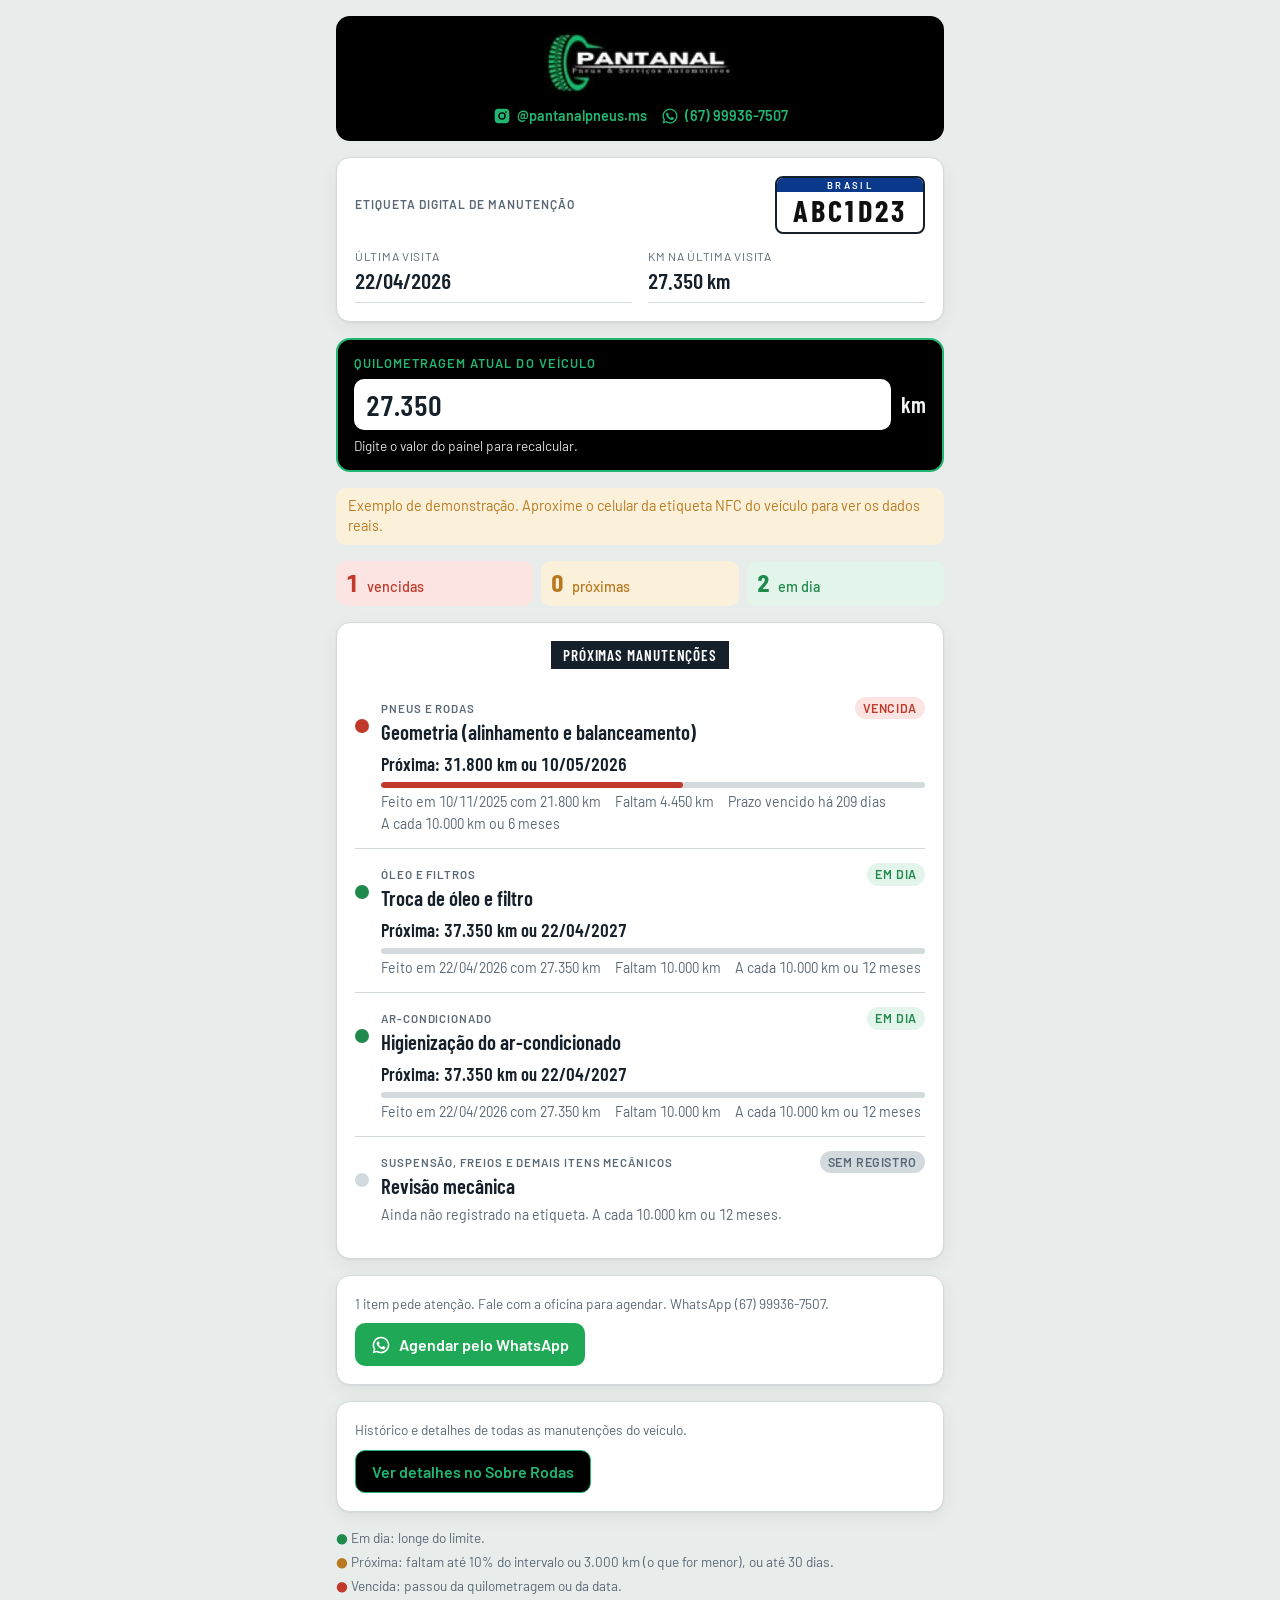
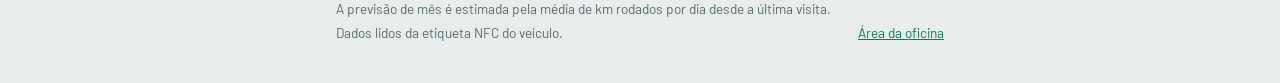
<file: public/index.html>
<!doctype html>
<html lang="pt-BR">
<head>
<meta charset="utf-8">
<meta name="viewport" content="width=device-width, initial-scale=1, viewport-fit=cover">
<title>Etiqueta de Manutenção</title>
<link rel="stylesheet" href="https://fonts.googleapis.com/css2?family=Barlow+Condensed:wght@500;600;700&family=Barlow:wght@400;500;600&display=swap">
<link rel="stylesheet" href="estilo.css">

</head>
<body>
<main class="wrap">
  <header class="brandbar">
    <img src="logo.png" alt="Pantanal Pneus &amp; Serviços Automotivos" width="150" height="52">
    <nav class="brandlinks" aria-label="Contato da oficina">
      <a id="insta" href="#" target="_blank" rel="noopener"><svg viewBox="0 0 24 24" aria-hidden="true"><path d="M12 2.2c3.2 0 3.6 0 4.8.1 3.3.1 4.8 1.7 4.9 4.9.1 1.3.1 1.6.1 4.8s0 3.6-.1 4.8c-.1 3.2-1.7 4.8-4.9 4.9-1.3.1-1.6.1-4.8.1s-3.6 0-4.8-.1c-3.3-.1-4.8-1.7-4.9-4.9C2.2 15.6 2.2 15.2 2.2 12s0-3.6.1-4.8C2.4 3.9 3.9 2.4 7.2 2.3 8.4 2.2 8.8 2.2 12 2.2zm0 4.8a5 5 0 1 0 0 10 5 5 0 0 0 0-10zm0 8.2a3.2 3.2 0 1 1 0-6.4 3.2 3.2 0 0 1 0 6.4zm5.2-9.6a1.2 1.2 0 1 0 0 2.4 1.2 1.2 0 0 0 0-2.4z"/></svg><span id="instaTxt"></span></a>
      <a id="whatsTopo" href="#" target="_blank" rel="noopener"><svg viewBox="0 0 24 24" aria-hidden="true"><path d="M12 2a10 10 0 0 0-8.6 15.1L2 22l5-1.3A10 10 0 1 0 12 2zm0 18.2c-1.5 0-3-.4-4.2-1.2l-.3-.2-3 .8.8-2.9-.2-.3A8.2 8.2 0 1 1 12 20.2zm4.5-6.1c-.2-.1-1.5-.7-1.7-.8-.2-.1-.4-.1-.6.1l-.8 1c-.1.2-.3.2-.5.1a6.7 6.7 0 0 1-3.3-2.9c-.3-.4.2-.4.7-1.3.1-.2 0-.3 0-.4l-.8-1.8c-.2-.5-.4-.4-.6-.4h-.5c-.2 0-.4.1-.7.3-.2.3-.9.9-.9 2.1s.9 2.4 1 2.6c.1.2 1.8 2.8 4.4 3.9 1.6.7 2.3.8 3.1.6.5-.1 1.5-.6 1.7-1.2.2-.6.2-1.1.2-1.2-.1-.1-.3-.2-.5-.3z"/></svg><span id="foneTopo"></span></a>
    </nav>
  </header>

  <section class="sticker" aria-labelledby="titulo">
    <div class="top">
      <div class="kicker" id="titulo">Etiqueta digital de manutenção</div>
      <h1 class="plate" aria-label="Placa do veículo"><span id="placa">–</span></h1>
    </div>
    <dl class="facts">
      <div><dt>Última visita</dt><dd class="tab" id="ultData">–</dd></div>
      <div><dt>Km na última visita</dt><dd class="tab" id="ultKm">–</dd></div>
    </dl>
  </section>

  <section class="kmbox">
    <label for="km">Quilometragem atual do veículo</label>
    <div class="kmrow">
      <input id="km" type="text" inputmode="numeric" autocomplete="off" aria-describedby="kmhint">
      <span>km</span>
    </div>
    <div class="kmhint" id="kmhint">Digite o valor do painel para recalcular.</div>
  </section>

  <div class="notice" id="aviso" hidden></div>

  <section class="summary" aria-label="Resumo">
    <div class="chip bad"><span class="num tab" id="nBad">0</span> vencidas</div>
    <div class="chip warn"><span class="num tab" id="nWarn">0</span> próximas</div>
    <div class="chip ok"><span class="num tab" id="nOk">0</span> em dia</div>
  </section>

  <section class="sticker" aria-label="Próximas manutenções">
    <div class="label-head">Próximas manutenções</div>
    <ul class="list" id="lista"></ul>
  </section>

  <section class="sticker contact">
    <div class="small" id="contatoTxt">Fale com a oficina para agendar.</div>
    <a class="btn" id="whats" href="#" target="_blank" rel="noopener"><svg viewBox="0 0 24 24" aria-hidden="true"><path d="M12 2a10 10 0 0 0-8.6 15.1L2 22l5-1.3A10 10 0 1 0 12 2zm0 18.2c-1.5 0-3-.4-4.2-1.2l-.3-.2-3 .8.8-2.9-.2-.3A8.2 8.2 0 1 1 12 20.2zm4.5-6.1c-.2-.1-1.5-.7-1.7-.8-.2-.1-.4-.1-.6.1l-.8 1c-.1.2-.3.2-.5.1a6.7 6.7 0 0 1-3.3-2.9c-.3-.4.2-.4.7-1.3.1-.2 0-.3 0-.4l-.8-1.8c-.2-.5-.4-.4-.6-.4h-.5c-.2 0-.4.1-.7.3-.2.3-.9.9-.9 2.1s.9 2.4 1 2.6c.1.2 1.8 2.8 4.4 3.9 1.6.7 2.3.8 3.1.6.5-.1 1.5-.6 1.7-1.2.2-.6.2-1.1.2-1.2-.1-.1-.3-.2-.5-.3z"/></svg>Agendar pelo WhatsApp</a>
  </section>

  <section class="sticker contact">
    <div class="small">Histórico e detalhes de todas as manutenções do veículo.</div>
    <a class="b primary" id="detalhes" href="#" target="_blank" rel="noopener">Ver detalhes no Sobre Rodas</a>
  </section>

  <footer class="small legend">
    <div><b style="color:var(--ok)">●</b> Em dia: longe do limite.</div>
    <div><b style="color:var(--warn)">●</b> Próxima: faltam até 10% do intervalo ou 3.000 km (o que for menor), ou até 30 dias.</div>
    <div><b style="color:var(--bad)">●</b> Vencida: passou da quilometragem ou da data.</div>
    <div>A previsão de mês é estimada pela média de km rodados por dia desde a última visita.</div>
    <div class="foot-links"><span>Dados lidos da etiqueta NFC do veículo.</span><a href="gravar.html">Área da oficina</a></div>
  </footer>
</main>

<script src="config.js"></script>
<script>
const CFG = window.ETIQUETA, U = window.ETQ;
const $ = id => document.getElementById(id);
const fmtKm = n => Math.round(n).toLocaleString("pt-BR");
const fmtData = d => d.toLocaleDateString("pt-BR");
const fmtMes = d => d.toLocaleDateString("pt-BR", { month: "short", year: "numeric" }).replace(".", "");
const addMeses = (d, m) => { const r = new Date(d); r.setMonth(r.getMonth() + m); return r; };
const DIA = 86400000;
const hoje = () => { const d = new Date(); d.setHours(0, 0, 0, 0); return d; };
const RANK = { bad: 0, warn: 1, ok: 2, none: 3 };
const TEXTO = { bad: "Vencida", warn: "Próxima", ok: "Em dia", none: "Sem registro" };

// Exemplo mostrado quando a página é aberta sem os dados da etiqueta.
const EXEMPLO = "p=ABC1D23&o=l3q.1rz&g=gtk.1ng&h=o";

let params = new URLSearchParams(location.search);
const temDados = params.get("p") || CFG.servicos.some(s => { const r = U.ler(params, s); return r.km || r.dt; });
if (!temDados) params = new URLSearchParams(EXEMPLO);

const placa = U.placa(params.get("p")) || "–";
const registros = CFG.servicos.map(s => { const r = U.ler(params, s); return { ...s, ultKm: U.km(r.km), ultData: U.data(r.dt) }; });

// Visita mais recente: maior km e data mais recente entre os serviços.
const kms = registros.map(r => r.ultKm).filter(v => v != null);
const datas = registros.map(r => r.ultData).filter(Boolean);
const kmUltimo = kms.length ? Math.max(...kms) : 0;
const dataUltima = datas.length ? new Date(Math.max(...datas)) : null;

function calcular(kmAtual) {
  const m = CFG.margem;
  const kmPorDia = dataUltima && kmAtual > kmUltimo ? (kmAtual - kmUltimo) / Math.max(1, (hoje() - dataUltima) / DIA) : 0;

  return registros.map(r => {
    const it = { ...r, status: "none", usado: 0 };
    if (r.ultKm == null && !r.ultData) return it;
    let status = "ok";
    if (r.ultKm != null) {
      it.proxKm = r.ultKm + r.intervalo_km;
      it.faltaKm = it.proxKm - kmAtual;
      const margem = Math.min(r.intervalo_km * m.fracao, m.km);
      status = it.faltaKm <= 0 ? "bad" : it.faltaKm <= margem ? "warn" : "ok";
      it.usado = Math.min(1, Math.max(0, (kmAtual - r.ultKm) / r.intervalo_km));
      if (it.faltaKm > 0 && kmPorDia > 0) it.estimada = new Date(hoje().getTime() + (it.faltaKm / kmPorDia) * DIA);
    }
    if (r.ultData && r.intervalo_meses) {
      it.proxData = addMeses(r.ultData, r.intervalo_meses);
      it.faltaDias = Math.round((it.proxData - hoje()) / DIA);
      const st = it.faltaDias < 0 ? "bad" : it.faltaDias <= m.dias ? "warn" : "ok";
      if (RANK[st] < RANK[status]) status = st;
      // Sem km registrado, a barra mostra o tempo decorrido
      if (r.ultKm == null) it.usado = Math.min(1, Math.max(0, (hoje() - r.ultData) / (it.proxData - r.ultData)));
    }
    it.status = status;
    return it;
  }).sort((a, b) => RANK[a.status] - RANK[b.status] || (a.faltaKm ?? 1e9) - (b.faltaKm ?? 1e9));
}

function el(tag, cls, txt) { const e = document.createElement(tag); if (cls) e.className = cls; if (txt != null) e.textContent = txt; return e; }

function render() {
  const kmAtual = U.km($("km").value) || 0;
  const itens = calcular(kmAtual);
  const lista = $("lista");
  lista.replaceChildren();
  const cont = { bad: 0, warn: 0, ok: 0, none: 0 };

  for (const it of itens) {
    cont[it.status]++;
    const li = el("li", "item " + it.status);
    li.append(el("span", "dot"));
    const b = el("div", "body");

    const r1 = el("div", "row1");
    const tt = el("div", "ttl"); tt.append(el("span", "grp", it.grupo), el("h2", null, it.nome));
    r1.append(tt, el("span", "pill", TEXTO[it.status]));
    b.append(r1);

    const meta = el("div", "meta tab");
    if (it.status === "none") {
      meta.append(el("span", null, "Ainda não registrado na etiqueta. A cada " + fmtKm(it.intervalo_km) + " km ou " + it.intervalo_meses + " meses."));
      b.append(meta); li.append(b); lista.append(li); continue;
    }

    const partes = [];
    if (it.proxKm != null) partes.push(fmtKm(it.proxKm) + " km");
    if (it.proxData) partes.push(fmtData(it.proxData));
    b.append(el("div", "next tab", "Próxima: " + partes.join(" ou ")));

    const bar = el("div", "bar"); const fill = el("i"); fill.style.width = (it.usado * 100).toFixed(1) + "%"; bar.append(fill);
    bar.setAttribute("role", "progressbar"); bar.setAttribute("aria-valuenow", Math.round(it.usado * 100));
    bar.setAttribute("aria-valuemin", 0); bar.setAttribute("aria-valuemax", 100); bar.setAttribute("aria-label", "Intervalo usado");
    b.append(bar);

    const feito = [];
    if (it.ultData) feito.push("em " + fmtData(it.ultData));
    if (it.ultKm != null) feito.push("com " + fmtKm(it.ultKm) + " km");
    meta.append(el("span", null, "Feito " + feito.join(" ")));
    if (it.faltaKm != null) meta.append(el("span", null, it.faltaKm > 0 ? "Faltam " + fmtKm(it.faltaKm) + " km" : "Passou " + fmtKm(-it.faltaKm) + " km"));
    if (it.faltaDias != null && it.faltaDias < 0) meta.append(el("span", null, "Prazo vencido há " + (-it.faltaDias) + " dias"));
    else if (it.faltaDias != null && it.faltaDias <= CFG.margem.dias) meta.append(el("span", null, "Prazo vence em " + it.faltaDias + (it.faltaDias === 1 ? " dia" : " dias")));
    if (it.estimada) meta.append(el("span", null, "Previsão: " + fmtMes(it.estimada)));
    meta.append(el("span", null, "A cada " + fmtKm(it.intervalo_km) + " km ou " + it.intervalo_meses + " meses"));
    b.append(meta);
    li.append(b);
    lista.append(li);
  }
  $("nBad").textContent = cont.bad; $("nWarn").textContent = cont.warn; $("nOk").textContent = cont.ok;

  $("kmhint").textContent = kmAtual < kmUltimo
    ? "Atenção: valor menor que o da última visita (" + fmtKm(kmUltimo) + " km)."
    : "Digite o valor do painel para recalcular.";

  const pend = itens.filter(i => i.status === "bad" || i.status === "warn").map(i => i.nome);
  const msg = "Olá! Quero agendar manutenção do veículo " + placa + " (" + fmtKm(kmAtual) + " km)." +
    (pend.length ? " Itens: " + pend.join(", ") + "." : "");
  const w = CFG.oficina.whatsapp;
  $("whats").href = "https://wa.me/" + w + "?text=" + encodeURIComponent(msg);
  $("contatoTxt").textContent = (pend.length
    ? pend.length + (pend.length > 1 ? " itens pedem" : " item pede") + " atenção. Fale com a oficina para agendar."
    : "Tudo em dia. A oficina avisa quando chegar a hora.") + " WhatsApp " + U.fone(w) + ".";

  try { localStorage.setItem("km:" + placa, String(kmAtual)); } catch (e) {}
}

// Cabeçalho e dados fixos
const of = CFG.oficina;
$("insta").href = "https://www.instagram.com/" + of.instagram + "/";
$("instaTxt").textContent = "@" + of.instagram;
$("whatsTopo").href = "https://wa.me/" + of.whatsapp;
$("foneTopo").textContent = U.fone(of.whatsapp);
$("placa").textContent = placa;
$("detalhes").href = CFG.sobreRodas.url;
$("detalhes").textContent = "Ver detalhes no " + CFG.sobreRodas.nome;
$("ultData").textContent = dataUltima ? fmtData(dataUltima) : "–";
$("ultKm").textContent = kms.length ? fmtKm(kmUltimo) + " km" : "–";
if (!temDados) {
  $("aviso").hidden = false;
  $("aviso").textContent = "Exemplo de demonstração. Aproxime o celular da etiqueta NFC do veículo para ver os dados reais.";
}

let salvo = null;
try { salvo = localStorage.getItem("km:" + placa); } catch (e) {}
$("km").value = fmtKm(Math.max(Number(salvo) || 0, kmUltimo));

$("km").addEventListener("input", e => {
  const n = e.target.value.replace(/\D/g, "").slice(0, 7);
  e.target.value = n ? fmtKm(Number(n)) : "";
  render();
});

render();
</script>
</body>
</html>
</file>
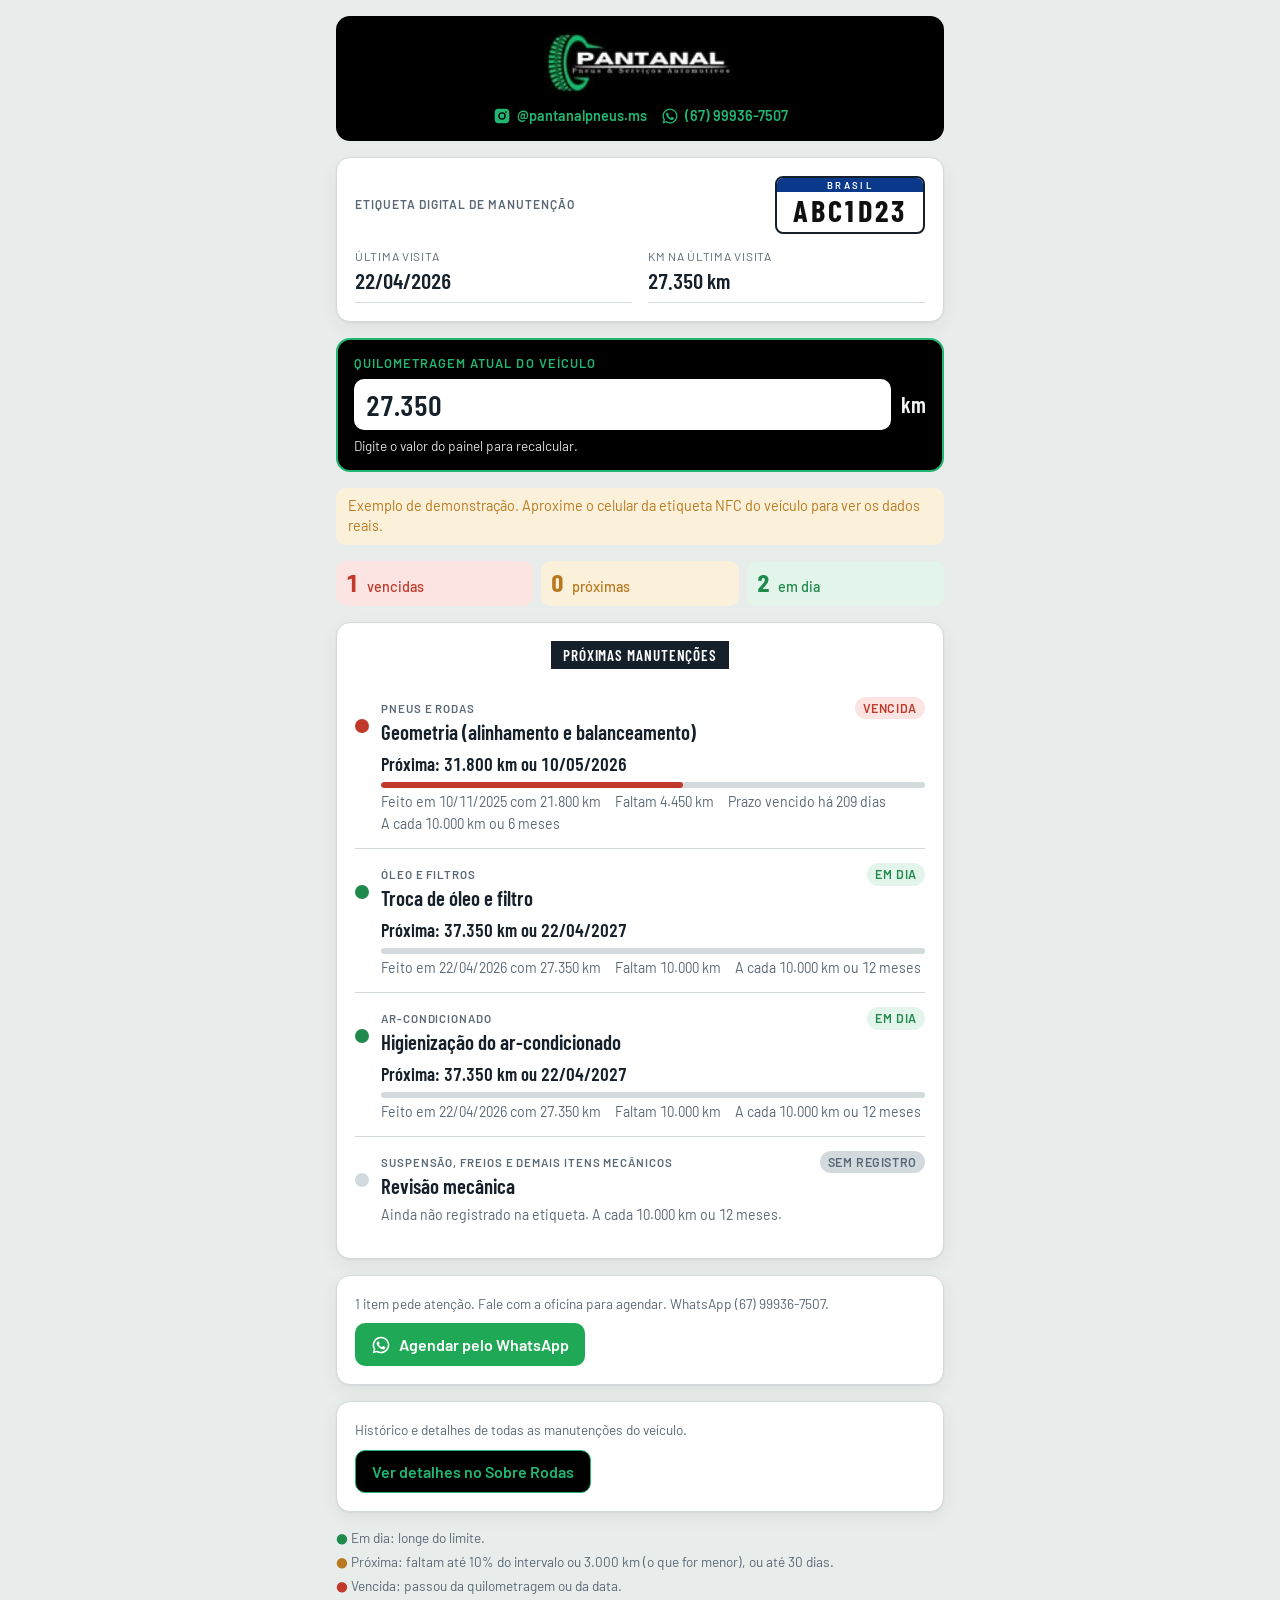
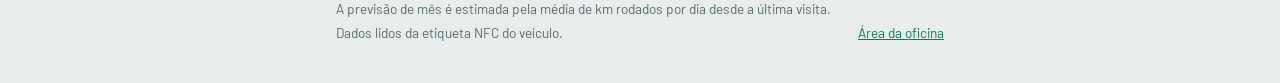
<file: frontend/cliente/index.html>
<!doctype html>
<html lang="pt-BR">
<head>
<meta charset="utf-8">
<meta name="viewport" content="width=device-width, initial-scale=1, viewport-fit=cover">
<title>Etiqueta de Manutenção</title>
<link rel="stylesheet" href="https://fonts.googleapis.com/css2?family=Barlow+Condensed:wght@500;600;700&family=Barlow:wght@400;500;600&display=swap">
<link rel="stylesheet" href="estilo.css">

</head>
<body>
<main class="wrap">
  <header class="brandbar">
    <img src="logo.png" alt="Pantanal Pneus &amp; Serviços Automotivos" width="150" height="52">
    <nav class="brandlinks" aria-label="Contato da oficina">
      <a id="insta" href="#" target="_blank" rel="noopener"><svg viewBox="0 0 24 24" aria-hidden="true"><path d="M12 2.2c3.2 0 3.6 0 4.8.1 3.3.1 4.8 1.7 4.9 4.9.1 1.3.1 1.6.1 4.8s0 3.6-.1 4.8c-.1 3.2-1.7 4.8-4.9 4.9-1.3.1-1.6.1-4.8.1s-3.6 0-4.8-.1c-3.3-.1-4.8-1.7-4.9-4.9C2.2 15.6 2.2 15.2 2.2 12s0-3.6.1-4.8C2.4 3.9 3.9 2.4 7.2 2.3 8.4 2.2 8.8 2.2 12 2.2zm0 4.8a5 5 0 1 0 0 10 5 5 0 0 0 0-10zm0 8.2a3.2 3.2 0 1 1 0-6.4 3.2 3.2 0 0 1 0 6.4zm5.2-9.6a1.2 1.2 0 1 0 0 2.4 1.2 1.2 0 0 0 0-2.4z"/></svg><span id="instaTxt"></span></a>
      <a id="whatsTopo" href="#" target="_blank" rel="noopener"><svg viewBox="0 0 24 24" aria-hidden="true"><path d="M12 2a10 10 0 0 0-8.6 15.1L2 22l5-1.3A10 10 0 1 0 12 2zm0 18.2c-1.5 0-3-.4-4.2-1.2l-.3-.2-3 .8.8-2.9-.2-.3A8.2 8.2 0 1 1 12 20.2zm4.5-6.1c-.2-.1-1.5-.7-1.7-.8-.2-.1-.4-.1-.6.1l-.8 1c-.1.2-.3.2-.5.1a6.7 6.7 0 0 1-3.3-2.9c-.3-.4.2-.4.7-1.3.1-.2 0-.3 0-.4l-.8-1.8c-.2-.5-.4-.4-.6-.4h-.5c-.2 0-.4.1-.7.3-.2.3-.9.9-.9 2.1s.9 2.4 1 2.6c.1.2 1.8 2.8 4.4 3.9 1.6.7 2.3.8 3.1.6.5-.1 1.5-.6 1.7-1.2.2-.6.2-1.1.2-1.2-.1-.1-.3-.2-.5-.3z"/></svg><span id="foneTopo"></span></a>
    </nav>
  </header>

  <div class="abas" id="abas" role="tablist" aria-label="Veículos do cliente" hidden></div>

  <section class="sticker" aria-labelledby="titulo" id="painel">
    <div class="top">
      <div class="kicker" id="titulo">Etiqueta digital de manutenção</div>
      <h1 class="plate" aria-label="Placa do veículo"><span id="placa">–</span></h1>
    </div>
    <dl class="facts">
      <div><dt>Última visita</dt><dd class="tab" id="ultData">–</dd></div>
      <div><dt>Km na última visita</dt><dd class="tab" id="ultKm">–</dd></div>
    </dl>
  </section>

  <section class="kmbox">
    <label for="km">Quilometragem atual do veículo</label>
    <div class="kmrow">
      <input id="km" type="text" inputmode="numeric" autocomplete="off" aria-describedby="kmhint">
      <span>km</span>
    </div>
    <div class="kmhint" id="kmhint">Digite o valor do painel para recalcular.</div>
  </section>

  <div class="notice" id="aviso" hidden></div>

  <section class="summary" aria-label="Resumo">
    <div class="chip bad"><span class="num tab" id="nBad">0</span> vencidas</div>
    <div class="chip warn"><span class="num tab" id="nWarn">0</span> próximas</div>
    <div class="chip ok"><span class="num tab" id="nOk">0</span> em dia</div>
  </section>

  <section class="sticker" aria-label="Próximas manutenções">
    <div class="label-head">Próximas manutenções</div>
    <ul class="list" id="lista"></ul>
  </section>

  <section class="sticker contact">
    <div class="small" id="contatoTxt">Fale com a oficina para agendar.</div>
    <a class="btn" id="whats" href="#" target="_blank" rel="noopener"><svg viewBox="0 0 24 24" aria-hidden="true"><path d="M12 2a10 10 0 0 0-8.6 15.1L2 22l5-1.3A10 10 0 1 0 12 2zm0 18.2c-1.5 0-3-.4-4.2-1.2l-.3-.2-3 .8.8-2.9-.2-.3A8.2 8.2 0 1 1 12 20.2zm4.5-6.1c-.2-.1-1.5-.7-1.7-.8-.2-.1-.4-.1-.6.1l-.8 1c-.1.2-.3.2-.5.1a6.7 6.7 0 0 1-3.3-2.9c-.3-.4.2-.4.7-1.3.1-.2 0-.3 0-.4l-.8-1.8c-.2-.5-.4-.4-.6-.4h-.5c-.2 0-.4.1-.7.3-.2.3-.9.9-.9 2.1s.9 2.4 1 2.6c.1.2 1.8 2.8 4.4 3.9 1.6.7 2.3.8 3.1.6.5-.1 1.5-.6 1.7-1.2.2-.6.2-1.1.2-1.2-.1-.1-.3-.2-.5-.3z"/></svg>Agendar pelo WhatsApp</a>
  </section>

  <section class="sticker contact">
    <div class="small">Histórico e detalhes de todas as manutenções do veículo.</div>
    <a class="b primary" id="detalhes" href="#" target="_blank" rel="noopener">Ver detalhes no Sobre Rodas</a>
  </section>

  <footer class="small legend">
    <div><b style="color:var(--ok)">●</b> Em dia: longe do limite.</div>
    <div><b style="color:var(--warn)">●</b> Próxima: faltam até 10% do intervalo ou 3.000 km (o que for menor), ou até 30 dias.</div>
    <div><b style="color:var(--bad)">●</b> Vencida: passou da quilometragem ou da data.</div>
    <div>A previsão de mês é estimada pela média de km rodados por dia desde a última visita.</div>
    <div class="foot-links"><span>Dados lidos da etiqueta NFC do veículo.</span><a id="linkOficina" href="#" hidden>Área da oficina</a></div>
  </footer>
</main>

<script src="config.js"></script>
<script>
const CFG = window.ETIQUETA, U = window.ETQ;
const $ = id => document.getElementById(id);
const fmtKm = n => Math.round(n).toLocaleString("pt-BR");
const fmtData = d => d.toLocaleDateString("pt-BR");
const fmtMes = d => d.toLocaleDateString("pt-BR", { month: "short", year: "numeric" }).replace(".", "");
const addMeses = (d, m) => { const r = new Date(d); r.setMonth(r.getMonth() + m); return r; };
const DIA = 86400000;
const hoje = () => { const d = new Date(); d.setHours(0, 0, 0, 0); return d; };
const RANK = { bad: 0, warn: 1, ok: 2, none: 3 };
const TEXTO = { bad: "Vencida", warn: "Próxima", ok: "Em dia", none: "Sem registro" };

// Exemplo mostrado quando a página é aberta sem os dados da etiqueta.
const EXEMPLO = "p=ABC1D23&o=l3q.1rz&g=gtk.1ng&h=o";

const daEtiqueta = new URLSearchParams(location.search);
const temDados = daEtiqueta.get("p") || CFG.servicos.some(s => { const r = U.ler(daEtiqueta, s); return r.km || r.dt; });

// Veículo mostrado: o da etiqueta ou, com abas, o escolhido. usar() troca tudo.
let params, placa, registros, kms, kmUltimo, dataUltima;
function usar(p) {
  params = p;
  placa = U.placa(params.get("p")) || "–";
  registros = CFG.servicos.map(s => { const r = U.ler(params, s); return { ...s, ultKm: U.km(r.km), ultData: U.data(r.dt) }; });
  // Visita mais recente: maior km e data mais recente entre os serviços.
  kms = registros.map(r => r.ultKm).filter(v => v != null);
  const datas = registros.map(r => r.ultData).filter(Boolean);
  kmUltimo = kms.length ? Math.max(...kms) : 0;
  dataUltima = datas.length ? new Date(Math.max(...datas)) : null;
}
usar(temDados ? daEtiqueta : new URLSearchParams(EXEMPLO));

function calcular(kmAtual) {
  const m = CFG.margem;
  const kmPorDia = dataUltima && kmAtual > kmUltimo ? (kmAtual - kmUltimo) / Math.max(1, (hoje() - dataUltima) / DIA) : 0;

  return registros.map(r => {
    const it = { ...r, status: "none", usado: 0 };
    if (r.ultKm == null && !r.ultData) return it;
    let status = "ok";
    if (r.ultKm != null) {
      it.proxKm = r.ultKm + r.intervalo_km;
      it.faltaKm = it.proxKm - kmAtual;
      const margem = Math.min(r.intervalo_km * m.fracao, m.km);
      status = it.faltaKm <= 0 ? "bad" : it.faltaKm <= margem ? "warn" : "ok";
      it.usado = Math.min(1, Math.max(0, (kmAtual - r.ultKm) / r.intervalo_km));
      if (it.faltaKm > 0 && kmPorDia > 0) it.estimada = new Date(hoje().getTime() + (it.faltaKm / kmPorDia) * DIA);
    }
    if (r.ultData && r.intervalo_meses) {
      it.proxData = addMeses(r.ultData, r.intervalo_meses);
      it.faltaDias = Math.round((it.proxData - hoje()) / DIA);
      const st = it.faltaDias < 0 ? "bad" : it.faltaDias <= m.dias ? "warn" : "ok";
      if (RANK[st] < RANK[status]) status = st;
      // Sem km registrado, a barra mostra o tempo decorrido
      if (r.ultKm == null) it.usado = Math.min(1, Math.max(0, (hoje() - r.ultData) / (it.proxData - r.ultData)));
    }
    it.status = status;
    return it;
  }).sort((a, b) => RANK[a.status] - RANK[b.status] || (a.faltaKm ?? 1e9) - (b.faltaKm ?? 1e9));
}

function el(tag, cls, txt) { const e = document.createElement(tag); if (cls) e.className = cls; if (txt != null) e.textContent = txt; return e; }

function render() {
  const kmAtual = U.km($("km").value) || 0;
  const itens = calcular(kmAtual);
  const lista = $("lista");
  lista.replaceChildren();
  const cont = { bad: 0, warn: 0, ok: 0, none: 0 };

  for (const it of itens) {
    cont[it.status]++;
    const li = el("li", "item " + it.status);
    li.append(el("span", "dot"));
    const b = el("div", "body");

    const r1 = el("div", "row1");
    const tt = el("div", "ttl"); tt.append(el("span", "grp", it.grupo), el("h2", null, it.nome));
    r1.append(tt, el("span", "pill", TEXTO[it.status]));
    b.append(r1);

    const meta = el("div", "meta tab");
    if (it.status === "none") {
      meta.append(el("span", null, "Ainda não registrado na etiqueta. A cada " + fmtKm(it.intervalo_km) + " km ou " + it.intervalo_meses + " meses."));
      b.append(meta); li.append(b); lista.append(li); continue;
    }

    const partes = [];
    if (it.proxKm != null) partes.push(fmtKm(it.proxKm) + " km");
    if (it.proxData) partes.push(fmtData(it.proxData));
    b.append(el("div", "next tab", "Próxima: " + partes.join(" ou ")));

    const bar = el("div", "bar"); const fill = el("i"); fill.style.width = (it.usado * 100).toFixed(1) + "%"; bar.append(fill);
    bar.setAttribute("role", "progressbar"); bar.setAttribute("aria-valuenow", Math.round(it.usado * 100));
    bar.setAttribute("aria-valuemin", 0); bar.setAttribute("aria-valuemax", 100); bar.setAttribute("aria-label", "Intervalo usado");
    b.append(bar);

    const feito = [];
    if (it.ultData) feito.push("em " + fmtData(it.ultData));
    if (it.ultKm != null) feito.push("com " + fmtKm(it.ultKm) + " km");
    meta.append(el("span", null, "Feito " + feito.join(" ")));
    if (it.faltaKm != null) meta.append(el("span", null, it.faltaKm > 0 ? "Faltam " + fmtKm(it.faltaKm) + " km" : "Passou " + fmtKm(-it.faltaKm) + " km"));
    if (it.faltaDias != null && it.faltaDias < 0) meta.append(el("span", null, "Prazo vencido há " + (-it.faltaDias) + " dias"));
    else if (it.faltaDias != null && it.faltaDias <= CFG.margem.dias) meta.append(el("span", null, "Prazo vence em " + it.faltaDias + (it.faltaDias === 1 ? " dia" : " dias")));
    if (it.estimada) meta.append(el("span", null, "Previsão: " + fmtMes(it.estimada)));
    meta.append(el("span", null, "A cada " + fmtKm(it.intervalo_km) + " km ou " + it.intervalo_meses + " meses"));
    b.append(meta);
    li.append(b);
    lista.append(li);
  }
  $("nBad").textContent = cont.bad; $("nWarn").textContent = cont.warn; $("nOk").textContent = cont.ok;

  $("kmhint").textContent = kmAtual < kmUltimo
    ? "Atenção: valor menor que o da última visita (" + fmtKm(kmUltimo) + " km)."
    : "Digite o valor do painel para recalcular." + (podeEnviar ? " A oficina recebe esse km para prever suas próximas manutenções." : "");

  const pend = itens.filter(i => i.status === "bad" || i.status === "warn").map(i => i.nome);
  const msg = "Olá! Quero agendar manutenção do veículo " + placa + " (" + fmtKm(kmAtual) + " km)." +
    (pend.length ? " Itens: " + pend.join(", ") + "." : "");
  const w = CFG.oficina.whatsapp;
  $("whats").href = "https://wa.me/" + w + "?text=" + encodeURIComponent(msg);
  $("contatoTxt").textContent = (pend.length
    ? pend.length + (pend.length > 1 ? " itens pedem" : " item pede") + " atenção. Fale com a oficina para agendar."
    : "Tudo em dia. A oficina avisa quando chegar a hora.") + " WhatsApp " + U.fone(w) + ".";

  try { localStorage.setItem("km:" + placa, String(kmAtual)); } catch (e) {}
}

// Cabeçalho e dados fixos
const of = CFG.oficina;
$("insta").href = "https://www.instagram.com/" + of.instagram + "/";
$("instaTxt").textContent = "@" + of.instagram;
$("whatsTopo").href = "https://wa.me/" + of.whatsapp;
$("foneTopo").textContent = U.fone(of.whatsapp);
$("detalhes").href = CFG.sobreRodas.url;
$("detalhes").textContent = "Ver detalhes no " + CFG.sobreRodas.nome;
if (CFG.areaOficina) { $("linkOficina").href = CFG.areaOficina; $("linkOficina").hidden = false; }
if (!temDados) {
  $("aviso").hidden = false;
  $("aviso").textContent = "Exemplo de demonstração. Aproxime o celular da etiqueta NFC do veículo para ver os dados reais.";
}

// Dados do veículo mostrado: placa, última visita e o km guardado neste aparelho.
function mostrarVeiculo() {
  $("placa").textContent = placa;
  $("ultData").textContent = dataUltima ? fmtData(dataUltima) : "–";
  $("ultKm").textContent = kms.length ? fmtKm(kmUltimo) + " km" : "–";
  let salvo = null;
  try { salvo = localStorage.getItem("km:" + placa); } catch (e) {}
  $("km").value = fmtKm(Math.max(Number(salvo) || 0, kmUltimo));
  podeEnviar = Boolean(CFG.envioKm && temDados && /^[A-Z]{3}\d[A-Z0-9]\d{2}$/.test(placa));
  render();
}

// Km digitado pelo cliente vai para a oficina, alguns segundos depois de parar de digitar.
// Texto puro e sem ler a resposta: funciona também da página antiga no GitHub Pages, sem CORS.
let podeEnviar = false;
let espera = null;
function enviarKm() {
  clearTimeout(espera); espera = null;
  const km = U.km($("km").value);
  if (!podeEnviar || !km || km <= kmUltimo) return;
  const chave = "enviado:" + placa, hojeTxt = U.iso(hoje());
  try { if (localStorage.getItem(chave) === hojeTxt + ":" + km) return; } catch (e) {}
  fetch(U.api(CFG.envioKm), { method: "POST", mode: "no-cors", keepalive: true, body: JSON.stringify({ placa, km }) })
    .then(() => { try { localStorage.setItem(chave, hojeTxt + ":" + km); } catch (e) {} }, () => {});
}

$("km").addEventListener("input", e => {
  const n = e.target.value.replace(/\D/g, "").slice(0, 7);
  e.target.value = n ? fmtKm(Number(n)) : "";
  render();
  clearTimeout(espera);
  espera = setTimeout(enviarKm, 4000);
});
$("km").addEventListener("change", enviarKm);
document.addEventListener("visibilitychange", () => { if (document.hidden && espera) enviarKm(); });

mostrarVeiculo();

// Abas: a página pergunta ao backend quais carros têm o mesmo telefone cadastrado que a placa lida.
// A aba de cada placa mostra os dados do sistema no mesmo formato da etiqueta; a da etiqueta lida
// usa o próprio link e começa ativa.
function linkDoVeiculo(v) {
  const p = new URLSearchParams({ p: v.placa });
  for (const s of CFG.servicos) {
    const it = v.servicos.find(x => x.servico === s.id);
    const cod = it ? U.codificar(it.ultimo_km, it.ultima_data) : "";
    if (cod) p.set(s.c, cod);
  }
  return p;
}

function montarAbas(veiculos) {
  const abas = $("abas");
  const botoes = veiculos.map(v => {
    const b = el("button", "aba", v.placa);
    b.type = "button";
    b.id = "aba-" + v.placa;
    b.setAttribute("role", "tab");
    b.setAttribute("aria-controls", "painel");
    b.addEventListener("click", () => escolher(v));
    return b;
  });
  const marcar = () => botoes.forEach(b => {
    const ativa = b.textContent === placa;
    b.setAttribute("aria-selected", ativa);
    b.tabIndex = ativa ? 0 : -1;
  });
  function escolher(v) {
    if (v.placa === placa) return;
    if (espera) enviarKm();
    usar(v.placa === U.placa(daEtiqueta.get("p")) ? daEtiqueta : linkDoVeiculo(v));
    mostrarVeiculo();
    marcar();
    $("painel").setAttribute("aria-labelledby", "aba-" + v.placa);
  }
  // Setas trocam de aba, como nas abas do sistema.
  abas.addEventListener("keydown", e => {
    const i = botoes.indexOf(document.activeElement);
    if (i < 0 || (e.key !== "ArrowRight" && e.key !== "ArrowLeft")) return;
    const j = (i + (e.key === "ArrowRight" ? 1 : botoes.length - 1)) % botoes.length;
    botoes[j].focus(); botoes[j].click();
  });
  abas.replaceChildren(...botoes);
  marcar();
  abas.hidden = false;
  $("painel").setAttribute("aria-labelledby", "aba-" + placa);
  botoes.find(b => b.textContent === placa).scrollIntoView({ block: "nearest", inline: "center" });
}

if (CFG.minhaFrota && temDados && /^[A-Z]{3}\d[A-Z0-9]\d{2}$/.test(placa)) {
  fetch(U.api(CFG.minhaFrota), { method: "POST", body: JSON.stringify({ placa }) })
    .then(r => r.ok ? r.json() : null)
    .then(d => {
      // Só com mais de um veículo.
      if (d && d.veiculos.length > 1 && d.veiculos.some(v => v.placa === placa)) montarAbas(d.veiculos);
    }, () => {});
}
</script>
</body>
</html>
</file>
<file: public/estilo.css>
/* Layout: uma coluna estreita como a etiqueta colada no para-brisa; campo de km fixo no topo, itens ordenados por urgência. */
:root {
  --bg: #e8ecea;
  --sticker: #ffffff;
  --ink: #15202b;
  --muted: #5a6875;
  --line: #d3dade;
  --accent: #137a4c;
  --accent-ink: #ffffff;
  --brand: #22b672;
  --brand-black: #000000;
  --brand-on: #f2f5f3;
  --ok: #1f8a4c;
  --ok-bg: #e3f4ea;
  --warn: #b7791f;
  --warn-bg: #fbf0d9;
  --bad: #c0392b;
  --bad-bg: #fbe4e1;
  --display: "Barlow Condensed", "Arial Narrow", "Roboto Condensed", sans-serif;
  --body: "Barlow", "Segoe UI", system-ui, sans-serif;
}
@media (prefers-color-scheme: dark) { :root:not([data-theme="light"]) {
  --bg: #0e1311; --sticker: #171e1b; --ink: #e6ecf0; --muted: #94a3b0; --line: #2a3742;
  --accent: #3fcb8a; --accent-ink: #0f161c;
  --ok: #4cc283; --ok-bg: #16301f; --warn: #e8b04f; --warn-bg: #36290f; --bad: #f0786a; --bad-bg: #3a1a17;
  color-scheme: dark; } }
:root[data-theme="dark"] {
  --bg: #0e1311; --sticker: #171e1b; --ink: #e6ecf0; --muted: #94a3b0; --line: #2a3742;
  --accent: #3fcb8a; --accent-ink: #0f161c;
  --ok: #4cc283; --ok-bg: #16301f; --warn: #e8b04f; --warn-bg: #36290f; --bad: #f0786a; --bad-bg: #3a1a17;
  color-scheme: dark; }

* { box-sizing: border-box; }
body { margin: 0; background: var(--bg); color: var(--ink); font: 400 16px/1.45 var(--body); }
.wrap { max-width: 640px; margin: 0 auto; padding: 16px 16px 40px; display: grid; gap: 16px; }
h1, h2, .num, .label-head { font-family: var(--display); }
.tab { font-variant-numeric: tabular-nums; }

/* Faixa da marca */
.brandbar { background: var(--brand-black); color: var(--brand-on); border-radius: 14px; padding: 14px 16px; display: flex; flex-direction: column; align-items: center; gap: 10px; text-align: center; }
.brandbar img { display: block; width: 190px; max-width: 100%; height: auto; }
.brandlinks { display: flex; flex-wrap: wrap; justify-content: center; gap: 6px 14px; font-size: .9rem; }
.brandlinks a { color: var(--brand); text-decoration: none; font-weight: 600; display: inline-flex; align-items: center; gap: 6px; }
.brandlinks a:hover { text-decoration: underline; }
.brandlinks a:focus-visible { outline: 2px solid var(--brand); outline-offset: 2px; }
.brandlinks svg { width: 18px; height: 18px; fill: currentColor; }

/* Etiqueta principal */
.sticker { background: var(--sticker); border-radius: 14px; border: 1px solid var(--line); box-shadow: 0 1px 2px rgb(0 0 0 / .06), 0 6px 20px rgb(0 0 0 / .05); padding: 18px; display: grid; gap: 14px; }
.top { display: flex; justify-content: space-between; align-items: center; gap: 12px; flex-wrap: wrap; }
h1 { margin: 0; font-size: 1.9rem; font-weight: 700; line-height: 1.05; text-wrap: balance; }
.sub { color: var(--muted); font-size: .95rem; margin-top: 2px; }
.facts { display: grid; grid-template-columns: repeat(auto-fit, minmax(150px, 1fr)); gap: 10px 16px; margin: 0; }
.facts div { border-bottom: 1px solid var(--line); padding-bottom: 6px; min-width: 0; }
.facts dt { font-size: .75rem; text-transform: uppercase; letter-spacing: .06em; color: var(--muted); }
.facts dd { margin: 0; font-family: var(--display); font-size: 1.35rem; font-weight: 600; }

/* Campo de km */
.kmbox { position: sticky; top: env(safe-area-inset-top, 0px); z-index: 5; background: var(--brand-black); color: var(--brand-on); border: 2px solid var(--brand); border-radius: 14px; padding: 14px 16px; display: grid; gap: 6px; }
.kmbox label { color: var(--brand); font-size: .8rem; text-transform: uppercase; letter-spacing: .08em; font-weight: 600; }
.kmrow { display: flex; align-items: center; gap: 10px; }
.kmrow input { flex: 1; min-width: 0; font: 600 1.8rem/1 var(--display); padding: 8px 12px; border-radius: 10px; border: 0; background: var(--sticker); color: var(--ink); font-variant-numeric: tabular-nums; }
.kmrow input:focus-visible { outline: 3px solid var(--brand); outline-offset: 2px; }
.kmrow span { font: 600 1.4rem var(--display); }
.kmhint { font-size: .85rem; opacity: .9; }

/* Resumo */
.summary { display: grid; grid-template-columns: repeat(3, 1fr); gap: 8px; }
.chip { border-radius: 10px; padding: 8px 10px; display: flex; align-items: baseline; gap: 8px; font-weight: 500; font-size: .9rem; }
.chip .num { font-size: 1.6rem; font-weight: 700; line-height: 1; }
.chip.bad { background: var(--bad-bg); color: var(--bad); }
.chip.warn { background: var(--warn-bg); color: var(--warn); }
.chip.ok { background: var(--ok-bg); color: var(--ok); }

/* Lista de manutenções */
.label-head { justify-self: center; background: var(--ink); color: var(--sticker); font-size: .95rem; font-weight: 600; letter-spacing: .06em; padding: 3px 12px; text-transform: uppercase; }
.list { list-style: none; margin: 0; padding: 0; display: grid; }
.item { display: grid; grid-template-columns: 14px 1fr; gap: 4px 12px; padding: 14px 0; border-top: 1px solid var(--line); }
.item:first-child { border-top: 0; }
.dot { width: 14px; height: 14px; border-radius: 50%; margin-top: 22px; }
.ok .dot { background: var(--ok); } .warn .dot { background: var(--warn); } .bad .dot { background: var(--bad); }
.body { min-width: 0; display: grid; gap: 4px; }
.row1 { display: flex; justify-content: space-between; align-items: baseline; gap: 8px; flex-wrap: wrap; }
.row1 h2 { margin: 0; font-size: 1.3rem; font-weight: 600; }
.ttl { display: grid; min-width: 0; }
.grp { font-size: .72rem; text-transform: uppercase; letter-spacing: .08em; color: var(--muted); font-weight: 600; }
.pill { font-size: .78rem; font-weight: 600; text-transform: uppercase; letter-spacing: .05em; padding: 2px 8px; border-radius: 999px; white-space: nowrap; }
.ok .pill { background: var(--ok-bg); color: var(--ok); } .warn .pill { background: var(--warn-bg); color: var(--warn); } .bad .pill { background: var(--bad-bg); color: var(--bad); }
.next { font-family: var(--display); font-size: 1.15rem; font-weight: 600; }
.bar { height: 6px; background: var(--line); border-radius: 3px; overflow: hidden; }
.bar i { display: block; height: 100%; border-radius: 3px; }
.ok .bar i { background: var(--ok); } .warn .bar i { background: var(--warn); } .bad .bar i { background: var(--bad); }
.meta { color: var(--muted); font-size: .88rem; display: flex; flex-wrap: wrap; gap: 2px 14px; }

/* Rodapé */
.contact { display: flex; flex-wrap: wrap; gap: 10px; align-items: center; justify-content: space-between; }
.btn { display: inline-flex; align-items: center; gap: 8px; background: #1fa855; color: #fff; text-decoration: none; font-weight: 600; padding: 10px 16px; border-radius: 10px; }
.btn svg { width: 20px; height: 20px; fill: currentColor; }
.btn:focus-visible, .linkbtn:focus-visible { outline: 3px solid var(--accent); outline-offset: 2px; }
.small { font-size: .85rem; color: var(--muted); }
.legend { display: grid; gap: 4px; }
.legend b { font-weight: 600; }
.linkbtn { background: none; border: 0; padding: 0; color: var(--accent); font: inherit; text-decoration: underline; cursor: pointer; }
.notice { background: var(--warn-bg); color: var(--warn); border-radius: 10px; padding: 8px 12px; font-size: .9rem; }
@media (max-width: 380px) { .summary { grid-template-columns: 1fr; } }
@media (prefers-reduced-motion: no-preference) { .bar i { transition: width .3s ease; } }

/* Placa no padrão Mercosul */
.plate { margin: 0; border: 2px solid var(--ink); border-radius: 8px; padding: 0; overflow: hidden; background: #fff; color: #111; display: inline-grid; min-width: 150px; text-align: center; }
.plate::before { content: "BRASIL"; display: block; background: #0b3a8c; color: #fff; font: 600 .6rem/1.5 var(--body); letter-spacing: .25em; }
.plate span { display: block; font: 700 1.9rem/1.1 var(--display); letter-spacing: .1em; padding: 2px 12px 4px; }
.kicker { font-size: .75rem; text-transform: uppercase; letter-spacing: .08em; color: var(--muted); font-weight: 600; }
.none .dot { background: var(--line); } .none .pill { background: var(--line); color: var(--muted); } .none .bar i { background: var(--muted); }
.foot-links { display: flex; justify-content: space-between; flex-wrap: wrap; gap: 8px; }
.foot-links a { color: var(--accent); }

/* Tela de gravação */
.card { background: var(--sticker); border: 1px solid var(--line); border-radius: 14px; padding: 16px; display: grid; gap: 12px; }
.card h2 { margin: 0; font-family: var(--display); font-size: 1.35rem; font-weight: 600; }
.field { display: grid; gap: 4px; min-width: 0; }
.field label, .field .lbl { font-size: .78rem; text-transform: uppercase; letter-spacing: .06em; color: var(--muted); font-weight: 600; }
.field input, .field textarea { font: 500 1.05rem var(--body); padding: 10px 12px; border-radius: 10px; border: 1px solid var(--line); background: var(--bg); color: var(--ink); min-width: 0; width: 100%; }
.field textarea { font: .85rem/1.4 ui-monospace, Menlo, Consolas, monospace; resize: vertical; word-break: break-all; }
.field input:focus-visible, .field textarea:focus-visible { outline: 3px solid var(--brand); outline-offset: 1px; }
.grid2 { display: grid; grid-template-columns: 1fr 1fr; gap: 10px; }
.svc { border-top: 1px solid var(--line); padding-top: 12px; display: grid; gap: 8px; }
.svc-head { display: flex; justify-content: space-between; align-items: center; gap: 8px; flex-wrap: wrap; }
.svc-head h3 { margin: 0; font: 600 1.15rem var(--display); }
.check { display: inline-flex; align-items: center; gap: 6px; font-size: .9rem; font-weight: 500; cursor: pointer; }
.check input { width: 18px; height: 18px; accent-color: var(--accent); }
.actions { display: flex; flex-wrap: wrap; gap: 8px; }
.b { font: 600 1rem var(--body); padding: 11px 16px; border-radius: 10px; border: 1px solid var(--line); background: var(--sticker); color: var(--ink); cursor: pointer; text-decoration: none; display: inline-flex; align-items: center; gap: 6px; }
.b.primary { background: var(--brand-black); color: var(--brand); border-color: var(--brand); }
.b:disabled { opacity: .5; cursor: not-allowed; }
.b:focus-visible { outline: 3px solid var(--brand); outline-offset: 2px; }
.msg { border-radius: 10px; padding: 10px 12px; font-size: .92rem; }
.msg.ok { background: var(--ok-bg); color: var(--ok); } .msg.warn { background: var(--warn-bg); color: var(--warn); } .msg.bad { background: var(--bad-bg); color: var(--bad); }
.qr { justify-self: start; background: #fff; padding: 10px; border-radius: 10px; }
.qr img, .qr canvas { display: block; width: 168px; height: 168px; }
</file>
<file: frontend/cliente/estilo.css>
/* Layout: uma coluna estreita como a etiqueta colada no para-brisa; campo de km fixo no topo, itens ordenados por urgência. */
:root {
  --bg: #e8ecea;
  --sticker: #ffffff;
  --ink: #15202b;
  --muted: #5a6875;
  --line: #d3dade;
  --accent: #137a4c;
  --accent-ink: #ffffff;
  --brand: #22b672;
  --brand-black: #000000;
  --brand-on: #f2f5f3;
  --ok: #1f8a4c;
  --ok-bg: #e3f4ea;
  --warn: #b7791f;
  --warn-bg: #fbf0d9;
  --bad: #c0392b;
  --bad-bg: #fbe4e1;
  --display: "Barlow Condensed", "Arial Narrow", "Roboto Condensed", sans-serif;
  --body: "Barlow", "Segoe UI", system-ui, sans-serif;
}
@media (prefers-color-scheme: dark) { :root:not([data-theme="light"]) {
  --bg: #0e1311; --sticker: #171e1b; --ink: #e6ecf0; --muted: #94a3b0; --line: #2a3742;
  --accent: #3fcb8a; --accent-ink: #0f161c;
  --ok: #4cc283; --ok-bg: #16301f; --warn: #e8b04f; --warn-bg: #36290f; --bad: #f0786a; --bad-bg: #3a1a17;
  color-scheme: dark; } }
:root[data-theme="dark"] {
  --bg: #0e1311; --sticker: #171e1b; --ink: #e6ecf0; --muted: #94a3b0; --line: #2a3742;
  --accent: #3fcb8a; --accent-ink: #0f161c;
  --ok: #4cc283; --ok-bg: #16301f; --warn: #e8b04f; --warn-bg: #36290f; --bad: #f0786a; --bad-bg: #3a1a17;
  color-scheme: dark; }

* { box-sizing: border-box; }
body { margin: 0; background: var(--bg); color: var(--ink); font: 400 16px/1.45 var(--body); }
.wrap { max-width: 640px; margin: 0 auto; padding: 16px 16px 40px; display: grid; gap: 16px; }
h1, h2, .num, .label-head { font-family: var(--display); }
.tab { font-variant-numeric: tabular-nums; }

/* Faixa da marca */
.brandbar { background: var(--brand-black); color: var(--brand-on); border-radius: 14px; padding: 14px 16px; display: flex; flex-direction: column; align-items: center; gap: 10px; text-align: center; }
.brandbar img { display: block; width: 190px; max-width: 100%; height: auto; }
.brandlinks { display: flex; flex-wrap: wrap; justify-content: center; gap: 6px 14px; font-size: .9rem; }
.brandlinks a { color: var(--brand); text-decoration: none; font-weight: 600; display: inline-flex; align-items: center; gap: 6px; }
.brandlinks a:hover { text-decoration: underline; }
.brandlinks a:focus-visible { outline: 2px solid var(--brand); outline-offset: 2px; }
.brandlinks svg { width: 18px; height: 18px; fill: currentColor; }

/* Etiqueta principal */
.sticker { background: var(--sticker); border-radius: 14px; border: 1px solid var(--line); box-shadow: 0 1px 2px rgb(0 0 0 / .06), 0 6px 20px rgb(0 0 0 / .05); padding: 18px; display: grid; gap: 14px; }
.top { display: flex; justify-content: space-between; align-items: center; gap: 12px; flex-wrap: wrap; }
h1 { margin: 0; font-size: 1.9rem; font-weight: 700; line-height: 1.05; text-wrap: balance; }
.sub { color: var(--muted); font-size: .95rem; margin-top: 2px; }
.facts { display: grid; grid-template-columns: repeat(auto-fit, minmax(150px, 1fr)); gap: 10px 16px; margin: 0; }
.facts div { border-bottom: 1px solid var(--line); padding-bottom: 6px; min-width: 0; }
.facts dt { font-size: .75rem; text-transform: uppercase; letter-spacing: .06em; color: var(--muted); }
.facts dd { margin: 0; font-family: var(--display); font-size: 1.35rem; font-weight: 600; }

/* Campo de km */
.kmbox { position: sticky; top: env(safe-area-inset-top, 0px); z-index: 5; background: var(--brand-black); color: var(--brand-on); border: 2px solid var(--brand); border-radius: 14px; padding: 14px 16px; display: grid; gap: 6px; }
.kmbox label { color: var(--brand); font-size: .8rem; text-transform: uppercase; letter-spacing: .08em; font-weight: 600; }
.kmrow { display: flex; align-items: center; gap: 10px; }
.kmrow input { flex: 1; min-width: 0; font: 600 1.8rem/1 var(--display); padding: 8px 12px; border-radius: 10px; border: 0; background: var(--sticker); color: var(--ink); font-variant-numeric: tabular-nums; }
.kmrow input:focus-visible { outline: 3px solid var(--brand); outline-offset: 2px; }
.kmrow span { font: 600 1.4rem var(--display); }
.kmhint { font-size: .85rem; opacity: .9; }

/* Resumo */
.summary { display: grid; grid-template-columns: repeat(3, 1fr); gap: 8px; }
.chip { border-radius: 10px; padding: 8px 10px; display: flex; align-items: baseline; gap: 8px; font-weight: 500; font-size: .9rem; }
.chip .num { font-size: 1.6rem; font-weight: 700; line-height: 1; }
.chip.bad { background: var(--bad-bg); color: var(--bad); }
.chip.warn { background: var(--warn-bg); color: var(--warn); }
.chip.ok { background: var(--ok-bg); color: var(--ok); }

/* Lista de manutenções */
.label-head { justify-self: center; background: var(--ink); color: var(--sticker); font-size: .95rem; font-weight: 600; letter-spacing: .06em; padding: 3px 12px; text-transform: uppercase; }
.list { list-style: none; margin: 0; padding: 0; display: grid; }
.item { display: grid; grid-template-columns: 14px 1fr; gap: 4px 12px; padding: 14px 0; border-top: 1px solid var(--line); }
.item:first-child { border-top: 0; }
.dot { width: 14px; height: 14px; border-radius: 50%; margin-top: 22px; }
.ok .dot { background: var(--ok); } .warn .dot { background: var(--warn); } .bad .dot { background: var(--bad); }
.body { min-width: 0; display: grid; gap: 4px; }
.row1 { display: flex; justify-content: space-between; align-items: baseline; gap: 8px; flex-wrap: wrap; }
.row1 h2 { margin: 0; font-size: 1.3rem; font-weight: 600; }
.ttl { display: grid; min-width: 0; }
.grp { font-size: .72rem; text-transform: uppercase; letter-spacing: .08em; color: var(--muted); font-weight: 600; }
.pill { font-size: .78rem; font-weight: 600; text-transform: uppercase; letter-spacing: .05em; padding: 2px 8px; border-radius: 999px; white-space: nowrap; }
.ok .pill { background: var(--ok-bg); color: var(--ok); } .warn .pill { background: var(--warn-bg); color: var(--warn); } .bad .pill { background: var(--bad-bg); color: var(--bad); }
.next { font-family: var(--display); font-size: 1.15rem; font-weight: 600; }
.bar { height: 6px; background: var(--line); border-radius: 3px; overflow: hidden; }
.bar i { display: block; height: 100%; border-radius: 3px; }
.ok .bar i { background: var(--ok); } .warn .bar i { background: var(--warn); } .bad .bar i { background: var(--bad); }
.meta { color: var(--muted); font-size: .88rem; display: flex; flex-wrap: wrap; gap: 2px 14px; }

/* Rodapé */
.contact { display: flex; flex-wrap: wrap; gap: 10px; align-items: center; justify-content: space-between; }
.btn { display: inline-flex; align-items: center; gap: 8px; background: #1fa855; color: #fff; text-decoration: none; font-weight: 600; padding: 10px 16px; border-radius: 10px; }
.btn svg { width: 20px; height: 20px; fill: currentColor; }
.btn:focus-visible, .linkbtn:focus-visible { outline: 3px solid var(--accent); outline-offset: 2px; }
.small { font-size: .85rem; color: var(--muted); }
.legend { display: grid; gap: 4px; }
.legend b { font-weight: 600; }
.linkbtn { background: none; border: 0; padding: 0; color: var(--accent); font: inherit; text-decoration: underline; cursor: pointer; }
.notice { background: var(--warn-bg); color: var(--warn); border-radius: 10px; padding: 8px 12px; font-size: .9rem; }
@media (max-width: 380px) { .summary { grid-template-columns: 1fr; } }
@media (prefers-reduced-motion: no-preference) { .bar i { transition: width .3s ease; } }

/* Placa no padrão Mercosul */
.plate { margin: 0; border: 2px solid var(--ink); border-radius: 8px; padding: 0; overflow: hidden; background: #fff; color: #111; display: inline-grid; min-width: 150px; text-align: center; }
.plate::before { content: "BRASIL"; display: block; background: #0b3a8c; color: #fff; font: 600 .6rem/1.5 var(--body); letter-spacing: .25em; }
.plate span { display: block; font: 700 1.9rem/1.1 var(--display); letter-spacing: .1em; padding: 2px 12px 4px; }
.kicker { font-size: .75rem; text-transform: uppercase; letter-spacing: .08em; color: var(--muted); font-weight: 600; }
.none .dot { background: var(--line); } .none .pill { background: var(--line); color: var(--muted); } .none .bar i { background: var(--muted); }
.foot-links { display: flex; justify-content: space-between; flex-wrap: wrap; gap: 8px; }
.foot-links a { color: var(--accent); }

/* Abas com os veículos do mesmo cliente (telefone) */
.abas { display: flex; gap: 6px; overflow-x: auto; padding: 2px; scrollbar-width: thin; }
.abas[hidden] { display: none; }
.aba { flex: none; font: 700 1.05rem var(--display); letter-spacing: .08em; padding: 7px 14px; border-radius: 10px; border: 1px solid var(--line); background: var(--sticker); color: var(--muted); cursor: pointer; }
.aba[aria-selected="true"] { background: var(--brand-black); color: var(--brand); border-color: var(--brand); }
.aba:focus-visible { outline: 3px solid var(--brand); outline-offset: 1px; }

/* Tela de gravação */
.card { background: var(--sticker); border: 1px solid var(--line); border-radius: 14px; padding: 16px; display: grid; gap: 12px; }
.card h2 { margin: 0; font-family: var(--display); font-size: 1.35rem; font-weight: 600; }
.field { display: grid; gap: 4px; min-width: 0; }
.field label, .field .lbl { font-size: .78rem; text-transform: uppercase; letter-spacing: .06em; color: var(--muted); font-weight: 600; }
.field input[type="file"] { font-size: .95rem; padding: 8px; }
.field input, .field textarea { font: 500 1.05rem var(--body); padding: 10px 12px; border-radius: 10px; border: 1px solid var(--line); background: var(--bg); color: var(--ink); min-width: 0; width: 100%; }
.field textarea { font: .85rem/1.4 ui-monospace, Menlo, Consolas, monospace; resize: vertical; word-break: break-all; }
.field input:focus-visible, .field textarea:focus-visible { outline: 3px solid var(--brand); outline-offset: 1px; }
.grid2 { display: grid; grid-template-columns: 1fr 1fr; gap: 10px; }
.svc { border-top: 1px solid var(--line); padding-top: 12px; display: grid; gap: 8px; }
.svc-head { display: flex; justify-content: space-between; align-items: center; gap: 8px; flex-wrap: wrap; }
.svc-head h3 { margin: 0; font: 600 1.15rem var(--display); }
.check { display: inline-flex; align-items: center; gap: 6px; font-size: .9rem; font-weight: 500; cursor: pointer; }
.check input { width: 18px; height: 18px; accent-color: var(--accent); }
.actions { display: flex; flex-wrap: wrap; gap: 8px; }
.b { font: 600 1rem var(--body); padding: 11px 16px; border-radius: 10px; border: 1px solid var(--line); background: var(--sticker); color: var(--ink); cursor: pointer; text-decoration: none; display: inline-flex; align-items: center; gap: 6px; }
.b.primary { background: var(--brand-black); color: var(--brand); border-color: var(--brand); }
.b:disabled { opacity: .5; cursor: not-allowed; }
.b:focus-visible { outline: 3px solid var(--brand); outline-offset: 2px; }
.msg { border-radius: 10px; padding: 10px 12px; font-size: .92rem; }
.msg.ok { background: var(--ok-bg); color: var(--ok); } .msg.warn { background: var(--warn-bg); color: var(--warn); } .msg.bad { background: var(--bad-bg); color: var(--bad); }
.qr { justify-self: start; background: #fff; padding: 10px; border-radius: 10px; }
.qr img, .qr canvas { display: block; width: 168px; height: 168px; }
.celular { display: flex; flex-wrap: wrap; gap: 12px; align-items: center; border: 1px dashed var(--line); border-radius: 12px; padding: 12px; }
.celular .small { flex: 1 1 200px; }
.celular[hidden] { display: none; }
.qr-fig { display: grid; justify-items: center; gap: 6px; }
.qr-link { cursor: pointer; text-decoration: none; color: var(--ink); }
.qr-link:hover { box-shadow: 0 0 0 3px var(--brand); }
.qr-link:focus-visible { outline: 3px solid var(--brand); outline-offset: 2px; }
.qr-legenda { font-size: .8rem; color: var(--muted); text-align: center; }

/* Área da oficina (login, frota) */
.wrap.largo { max-width: 1180px; }
.brandbar.oficina { flex-direction: row; justify-content: space-between; flex-wrap: wrap; text-align: left; }
.brandbar.oficina img { width: 150px; }
.menu { display: flex; flex-wrap: wrap; align-items: center; gap: 6px 16px; font-size: .95rem; }
.menu a, .menu button { color: var(--brand-on); text-decoration: none; font: 600 .95rem var(--body); background: none; border: 0; padding: 4px 0; cursor: pointer; }
.menu a[aria-current="page"] { color: var(--brand); box-shadow: inset 0 -2px var(--brand); }
.menu a:hover, .menu button:hover { color: var(--brand); }
.menu a:focus-visible, .menu button:focus-visible { outline: 2px solid var(--brand); outline-offset: 2px; }
.menu .quem { color: var(--muted); font-size: .85rem; }
.field select { font: 500 1rem var(--body); padding: 9px 10px; border-radius: 10px; border: 1px solid var(--line); background: var(--bg); color: var(--ink); width: 100%; }
.filtros { display: grid; grid-template-columns: repeat(auto-fit, minmax(170px, 1fr)); gap: 10px; align-items: end; }
.summary button.chip { border: 2px solid transparent; cursor: pointer; font: inherit; font-weight: 500; text-align: left; }
.summary button.chip[aria-pressed="true"] { border-color: currentColor; }
.tabela { overflow-x: auto; border: 1px solid var(--line); border-radius: 12px; background: var(--sticker); }
.tabela table { width: 100%; border-collapse: collapse; font-size: .92rem; font-variant-numeric: tabular-nums; }
.tabela th, .tabela td { padding: 9px 8px; text-align: left; border-bottom: 1px solid var(--line); white-space: nowrap; }
.tabela th { position: sticky; top: 0; background: var(--sticker); font-size: .74rem; text-transform: uppercase; letter-spacing: .05em; color: var(--muted); }
.tabela th button { all: unset; cursor: pointer; display: inline-flex; gap: 4px; align-items: center; }
.tabela th button:focus-visible { outline: 2px solid var(--brand); outline-offset: 2px; }
.tabela th button::after { content: "↕"; opacity: .35; }
.tabela th[aria-sort="ascending"] button::after { content: "↑"; opacity: 1; }
.tabela th[aria-sort="descending"] button::after { content: "↓"; opacity: 1; }
.tabela td.n, .tabela th.n { text-align: right; }
.tabela td.w { white-space: normal; min-width: 170px; }
.tabela th.n button { flex-direction: row-reverse; }
.tabela tbody tr.linha { cursor: pointer; }
.tabela tbody tr.linha:hover { background: var(--bg); }
.tabela tbody tr.linha:focus-visible { outline: 2px solid var(--brand); outline-offset: -2px; }
.tabela .placa-txt { font: 700 1.05rem var(--display); letter-spacing: .06em; }
.tabela .cli-nome { display: block; font-size: .8rem; color: var(--muted); max-width: 160px; overflow: hidden; text-overflow: ellipsis; }
.tabela tr.detalhe a:not(.b) { color: var(--accent); }
.tabela tr.detalhe .actions { margin-top: 10px; }
.kmcel { display: inline-block; max-width: 100%; text-align: right; vertical-align: top; }
.km-valor { display: block; }
.km-marcas { display: block; font-size: .8em; line-height: 1.2; white-space: nowrap; }
.km-marcas .est { font-size: 1em; }
.kmedit { font: 600 1em var(--body); line-height: 1; padding: 1px 3px; border-radius: 4px; border: 0; background: none; color: var(--muted); cursor: pointer; }
.kmedit:hover { color: var(--ink); background: var(--bg); }
.kmedit:disabled { opacity: .5; cursor: not-allowed; }
.kmedit:focus-visible { outline: 3px solid var(--brand); outline-offset: 1px; }
.kmatual { display: inline-flex; flex-wrap: wrap; justify-content: flex-end; align-items: center; gap: 2px 4px; max-width: 8.5em; }
.kmatual input { font: 500 .92rem var(--body); width: 7em; max-width: 100%; padding: 3px 5px; border-radius: 7px; border: 1px solid var(--line); background: var(--bg); color: var(--ink); text-align: right; }
.kmatual input:focus-visible { outline: 3px solid var(--brand); outline-offset: 1px; }
.kmmsg { flex-basis: 100%; font-size: .75rem; color: var(--muted); white-space: normal; text-align: right; }
.kmmsg:empty { display: none; }
.tabela .est { color: var(--muted); font-size: .8em; }
.tabela .est.cli { color: var(--accent); cursor: help; }
.tabela tr.detalhe td { white-space: normal; background: var(--bg); padding: 12px 14px; }
.tabela tr.detalhe table { font-size: .88rem; }
.tabela tr.detalhe th { position: static; background: none; }
.st { font-size: .74rem; font-weight: 600; text-transform: uppercase; letter-spacing: .04em; padding: 2px 8px; border-radius: 999px; }
.st.ok { background: var(--ok-bg); color: var(--ok); } .st.warn { background: var(--warn-bg); color: var(--warn); } .st.bad { background: var(--bad-bg); color: var(--bad); }
.vazio { padding: 24px; text-align: center; color: var(--muted); }
.login { max-width: 380px; width: 100%; justify-self: center; }
</file>
